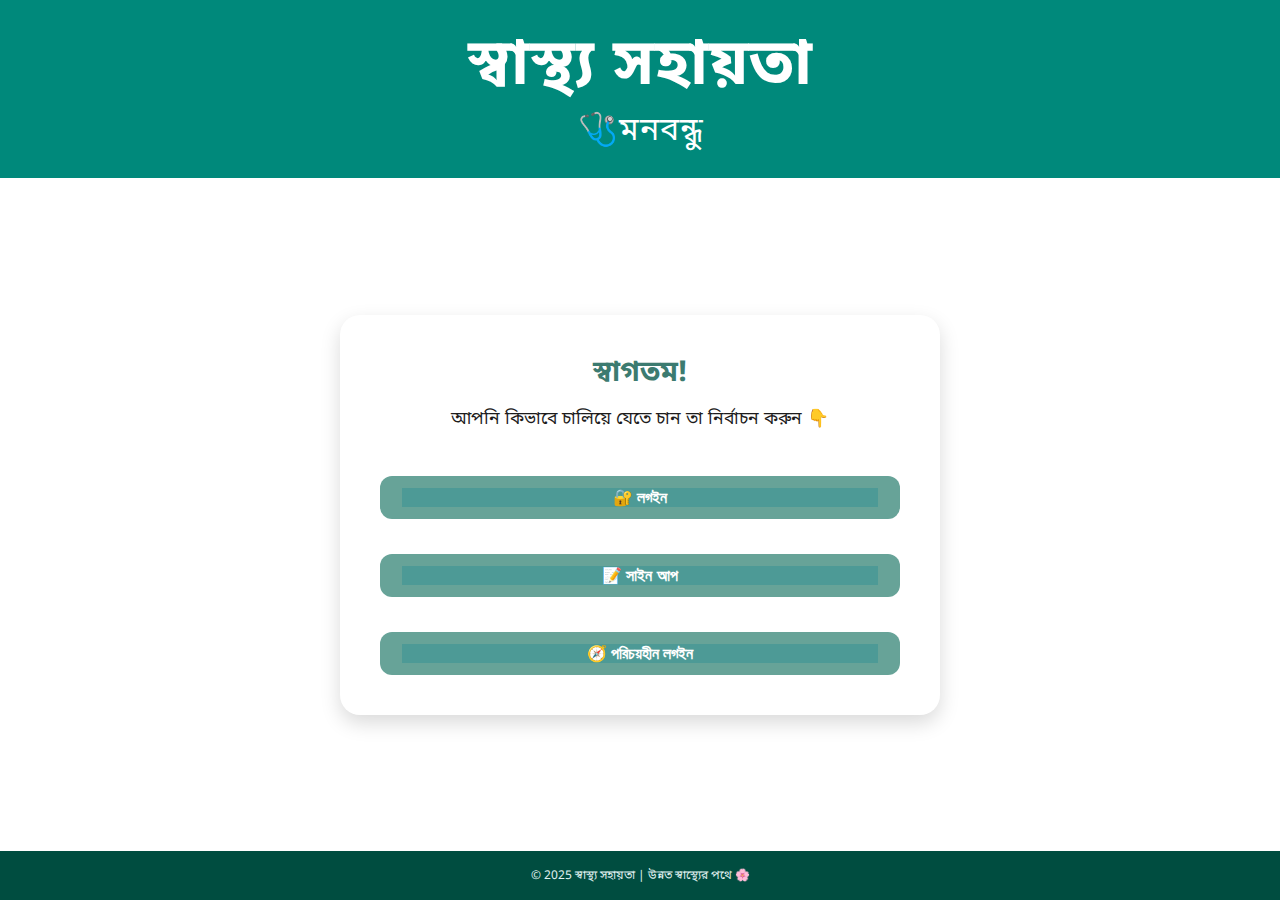
<file: index.html>
<!doctype html>
<html lang="bn">
<head>
  <meta charset="utf-8" />
  <meta name="viewport" content="width=device-width,initial-scale=1" />
  <title>স্বাস্থ্য সহায়তা</title>
  <link href="https://fonts.googleapis.com/css2?family=Noto+Sans+Bengali:wght@400;600&display=swap" rel="stylesheet">
  <link rel="stylesheet" href="style.css">

</head>

<body>
  <main class="container">
    <header class="site-header">
      <h1>স্বাস্থ্য সহায়তা</h1>
      <p>🩺মনবন্ধু</p>
    </header>
    <section id="home" class="page active">
      <div class="card center">

        <h2>স্বাগতম!</h2>
        <p>আপনি কিভাবে চালিয়ে যেতে চান তা নির্বাচন করুন 👇</p>

      <div class="actions">
       <button><a class="a1" href="login.html">🔐 লগইন</a></button>
       <button><a class="a2" href="signup.html">📝 সাইন আপ</a></button>
       <button><a class="a3" href="anonymous.html">🧭 পরিচয়হীন লগইন</a></button>
      </div>

      </div>
    </section>

    <footer class="site-footer">
      <small>© 2025 স্বাস্থ্য সহায়তা | উন্নত স্বাস্থ্যের পথে 🌸</small>
    </footer>
  </main>
</body>
</html>
</file>
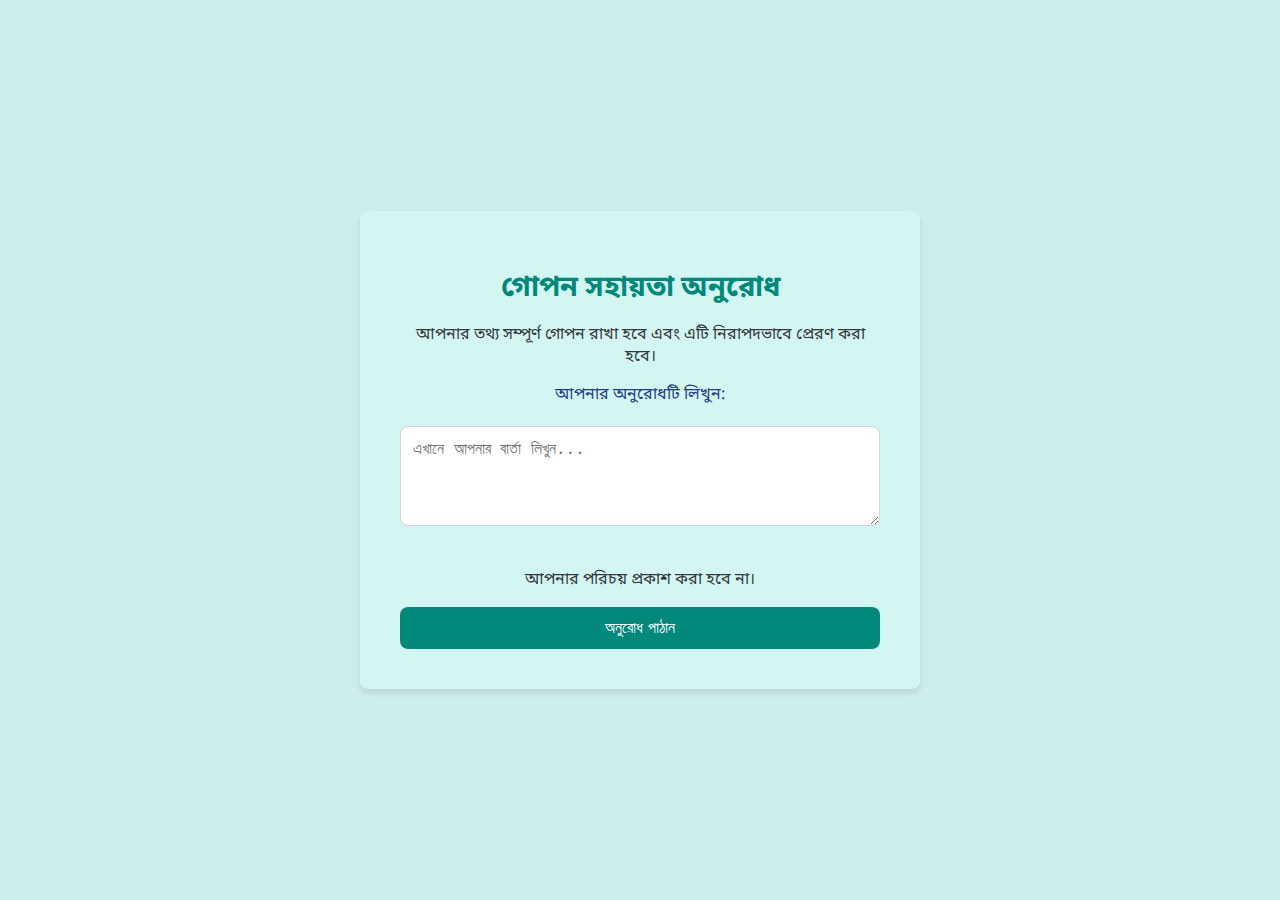
<file: anonymous.html>
<!DOCTYPE html>
<html lang="bn">
<head>
  <meta charset="UTF-8">
  <meta name="viewport" content="width=device-width, initial-scale=1.0">
  <title>গোপন সহায়তা অনুরোধ</title>
  <link href="https://fonts.googleapis.com/css2?family=Noto+Sans+Bengali:wght@400;600&display=swap" rel="stylesheet">
  <link rel="stylesheet" href="ano.css">
</head>
<body>

  <div class="container">
    <h1>গোপন সহায়তা অনুরোধ</h1>
    <p>আপনার তথ্য সম্পূর্ণ গোপন রাখা হবে এবং এটি নিরাপদভাবে প্রেরণ করা হবে।</p>

    <form id="helpRequestForm">
      <label for="requestInput" style="font-size: 1rem; color: #1E3A8A;">আপনার অনুরোধটি লিখুন:</label>
      <textarea id="requestInput" class="input-field" placeholder="এখানে আপনার বার্তা লিখুন..."></textarea>

      <p>আপনার পরিচয় প্রকাশ করা হবে না।</p>

      <button type="button" class="submit-btn" onclick="submitForm()">অনুরোধ পাঠান</button>
    </form>

    <div class="notification" id="notification">
      ✅ আপনার অনুরোধটি সফলভাবে পাঠানো হয়েছে। আগামী ৪৮ ঘণ্টার মধ্যে একজন পেশাজীবী আপনার সঙ্গে যোগাযোগ করবেন।
    </div>
  </div>

  <script>
    function submitForm() {
      document.getElementById('helpRequestForm').style.display = 'none';
      document.getElementById('notification').style.display = 'block';
    }
  </script>

</body>
</html>
</file>
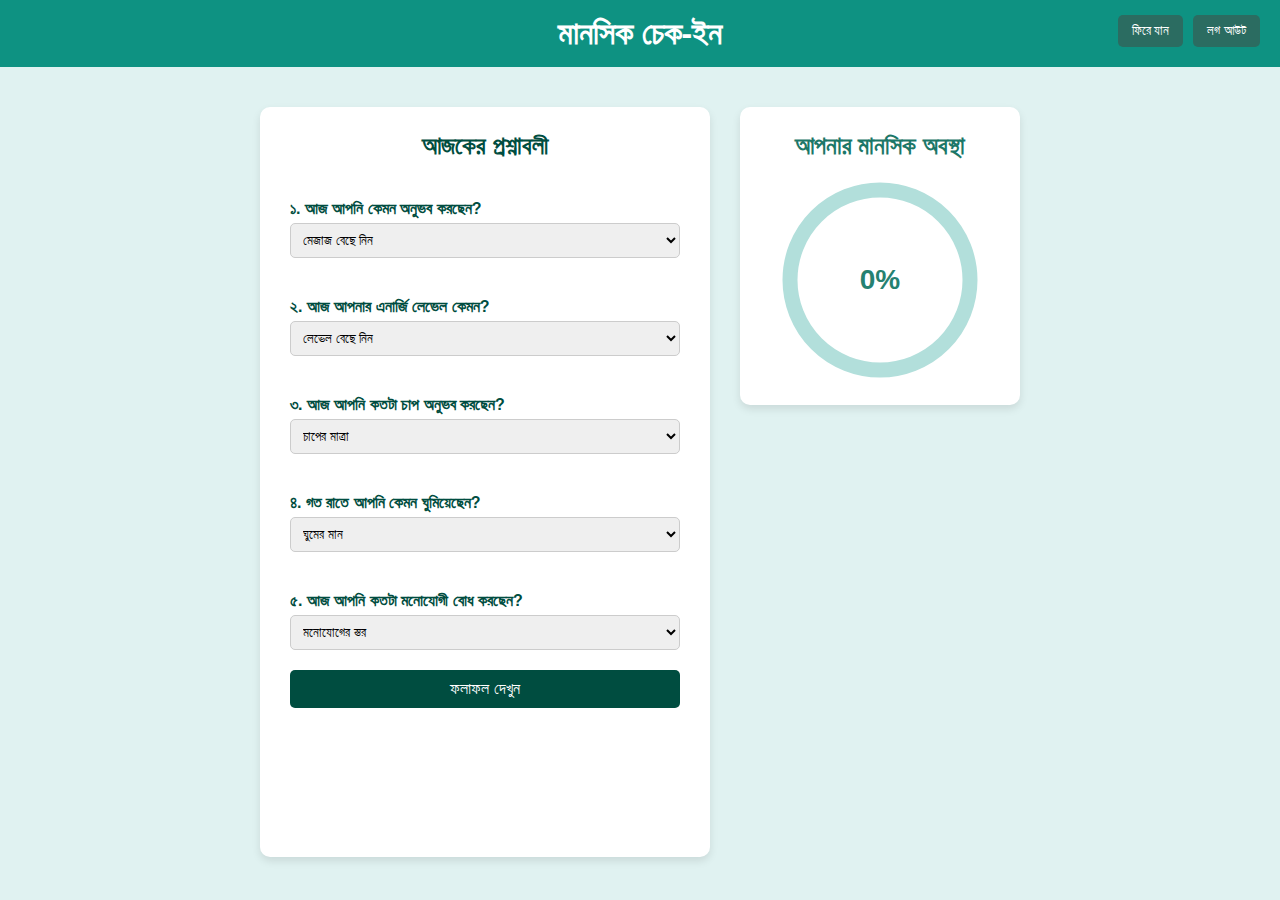
<file: f1.html>
<!DOCTYPE html>
<html lang="bn">
<head>
  <meta charset="UTF-8">
  <meta name="viewport" content="width=device-width, initial-scale=1.0">
  <title>মানসিক চেক-ইন</title>
  <link rel="stylesheet" href="f1.css">
</head>
<body>
  <header class="site-header">
    <div class="header-buttons">
      <button onclick="window.history.back()">ফিরে যান</button>
      <button onclick="logout()">লগ আউট</button>
</div>

    <h1>মানসিক চেক-ইন</h1>
  </header>

  <main class="container">
    <div class="card">
      <h2>আজকের প্রশ্নাবলী</h2>
      
      <form id="checkinForm">
        <label>১. আজ আপনি কেমন অনুভব করছেন?</label>
        <select name="q1" required>
          <option value="" disabled selected>মেজাজ বেছে নিন</option>
          <option value="100">খুব ভালো</option>
          <option value="75">ভালো</option>
          <option value="50">মাঝারি</option>
          <option value="25">খারাপ</option>
          <option value="0">খুব খারাপ</option>
        </select>

        <label>২. আজ আপনার এনার্জি লেভেল কেমন?</label>
        <select name="q2" required>
          <option value="" disabled selected>লেভেল বেছে নিন</option>
          <option value="100">উচ্চ</option>
          <option value="75">মাঝারি</option>
          <option value="50">কম</option>
          <option value="25">খুব কম</option>
          <option value="0">না</option>
        </select>

        <label>৩. আজ আপনি কতটা চাপ অনুভব করছেন?</label>
        <select name="q3" required>
          <option value="" disabled selected>চাপের মাত্রা</option>
          <option value="100">না</option>
          <option value="75">কম</option>
          <option value="50">মাঝারি</option>
          <option value="25">উচ্চ</option>
          <option value="0">খুব উচ্চ</option>
        </select>
        <form id="checkinForm">
            <label>৪. গত রাতে আপনি কেমন ঘুমিয়েছেন?</label>
            <select name="q4" required>
    <option value="" disabled selected>ঘুমের মান</option>
    <option value="100">খুব ভালো</option>
    <option value="75">ভালো</option>
    <option value="50">মাঝারি</option>
    <option value="25">খারাপ</option>
    <option value="0">একেবারে খারাপ</option>
  </select>

  <label>৫. আজ আপনি কতটা মনোযোগী বোধ করছেন?</label>
  <select name="q5" required>
    <option value="" disabled selected>মনোযোগের স্তর</option>
    <option value="100">খুব মনোযোগী</option>
    <option value="75">মনোযোগী</option>
    <option value="50">মাঝারি</option>
    <option value="25">মনোযোগ কম</option>
    <option value="0">মনোযোগ একেবারে নেই</option>
  </select>

  <button type="submit">ফলাফল দেখুন</button>
</form>
    </div>

    <div class="result-card">
      <h2>আপনার মানসিক অবস্থা</h2>
      <div class="circle-container">
        <svg class="progress-circle" width="200" height="200">
          <circle cx="100" cy="100" r="90" stroke="#b2dfdb" stroke-width="15" fill="none"/>
          <circle cx="100" cy="100" r="90" stroke="#004d40" stroke-width="15" fill="none"
                  stroke-dasharray="565.48" stroke-dashoffset="565.48" stroke-linecap="round"/>
        </svg>
        <div class="circle-text" id="moodPercent">0%</div>
      </div>
    </div>
  </main>

  <script>
    const form = document.getElementById('checkinForm');
    const progressCircle = document.querySelector('.progress-circle circle:nth-child(2)');
    const moodPercent = document.getElementById('moodPercent');

    const radius = 90;
    const circumference = 2 * Math.PI * radius;
    progressCircle.style.strokeDasharray = circumference;
    progressCircle.style.strokeDashoffset = circumference;

    form.addEventListener('submit', (e) => {
      e.preventDefault();

      const q1 = parseInt(form.q1.value);
      const q2 = parseInt(form.q2.value);
      const q3 = parseInt(form.q3.value);
      const avg = Math.round((q1 + q2 + q3)/3);

      const offset = circumference - (avg / 100) * circumference;
      progressCircle.style.strokeDashoffset = offset;
      moodPercent.textContent = avg + "%";
    });
  </script>
   <script>
    function logout(){
      localStorage.clear();
      window.location.href = 'login.html';
    }
  </script>
</body>
</html>
</file>
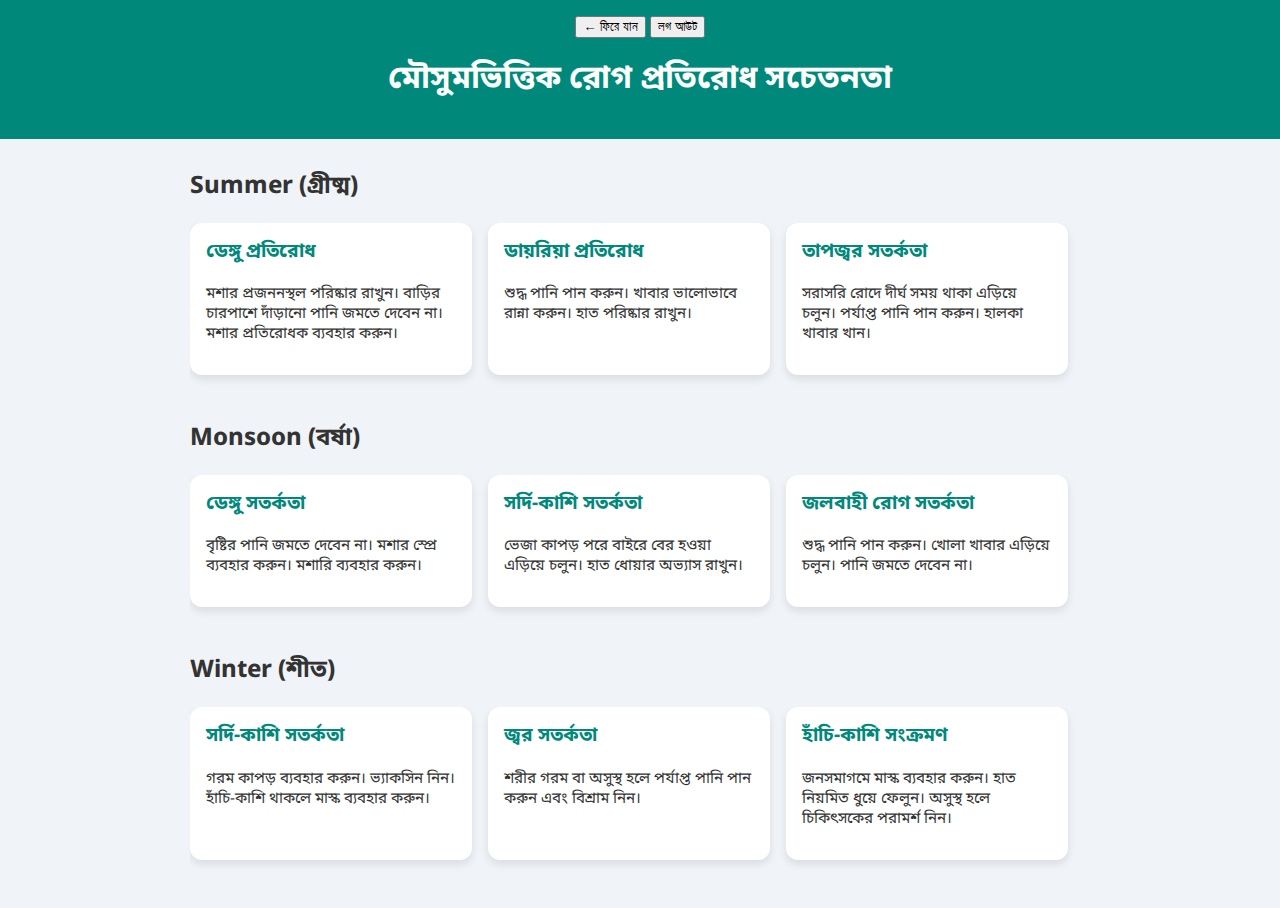
<file: f4.html>
<!DOCTYPE html>
<html lang="en">
<head>
    <meta charset="UTF-8">
    <meta name="viewport" content="width=device-width, initial-scale=1.0">
    
     <link href="https://fonts.googleapis.com/css2?family=Noto+Sans+Bengali:wght@400;600&display=swap" rel="stylesheet">
     <link rel="stylesheet" href="f4.css">
</head>
<body>
    <header>
        <div class="top-buttons">
        <button onclick="window.history.back()">← ফিরে যান</button>
        <button onclick="logout()">লগ আউট</button>
        <h1>মৌসুমভিত্তিক রোগ প্রতিরোধ সচেতনতা</h1>
       </div>
</header>
<body>

<div class="container">
 
  <h2>Summer (গ্রীষ্ম)</h2>
  <div class="card-slider">
    <div class="card">
      <h3>ডেঙ্গু প্রতিরোধ</h3>
      <p>মশার প্রজননস্থল পরিষ্কার রাখুন। বাড়ির চারপাশে দাঁড়ানো পানি জমতে দেবেন না। মশার প্রতিরোধক ব্যবহার করুন।</p>
    </div>
    <div class="card">
      <h3>ডায়রিয়া প্রতিরোধ</h3>
      <p>শুদ্ধ পানি পান করুন। খাবার ভালোভাবে রান্না করুন। হাত পরিষ্কার রাখুন।</p>
    </div>
    <div class="card">
      <h3>তাপজ্বর সতর্কতা</h3>
      <p>সরাসরি রোদে দীর্ঘ সময় থাকা এড়িয়ে চলুন। পর্যাপ্ত পানি পান করুন। হালকা খাবার খান।</p>
    </div>
  </div>
  <h2>Monsoon (বর্ষা)</h2>
  <div class="card-slider">
    <div class="card">
      <h3>ডেঙ্গু সতর্কতা</h3>
      <p>বৃষ্টির পানি জমতে দেবেন না। মশার স্প্রে ব্যবহার করুন। মশারি ব্যবহার করুন।</p>
    </div>
    <div class="card">
      <h3>সর্দি-কাশি সতর্কতা</h3>
      <p>ভেজা কাপড় পরে বাইরে বের হওয়া এড়িয়ে চলুন। হাত ধোয়ার অভ্যাস রাখুন।</p>
    </div>
    <div class="card">
      <h3>জলবাহী রোগ সতর্কতা</h3>
      <p>শুদ্ধ পানি পান করুন। খোলা খাবার এড়িয়ে চলুন। পানি জমতে দেবেন না।</p>
    </div>
  </div>

  <h2>Winter (শীত)</h2>
  <div class="card-slider">
    <div class="card">
      <h3>সর্দি-কাশি সতর্কতা</h3>
      <p>গরম কাপড় ব্যবহার করুন। ভ্যাকসিন নিন। হাঁচি-কাশি থাকলে মাস্ক ব্যবহার করুন।</p>
    </div>
    <div class="card">
      <h3>জ্বর সতর্কতা</h3>
      <p>শরীর গরম বা অসুস্থ হলে পর্যাপ্ত পানি পান করুন এবং বিশ্রাম নিন।</p>
    </div>
    <div class="card">
      <h3>হাঁচি-কাশি সংক্রমণ</h3>
      <p>জনসমাগমে মাস্ক ব্যবহার করুন। হাত নিয়মিত ধুয়ে ফেলুন। অসুস্থ হলে চিকিৎসকের পরামর্শ নিন।</p>
    </div>
  </div>
</div>

<div class="notification" id="notification"></div>

<script>
  const seasonalAlerts = [
    { season: "গ্রীষ্ম", message: "ডেঙ্গু, ডায়রিয়া ও তাপজ্বর সতর্কতা: মশার প্রজননস্থল পরিষ্কার রাখুন, শুদ্ধ পানি পান করুন এবং রোদে বেশি সময় থাকবেন না।" },
    { season: "বর্ষা", message: "ডেঙ্গু, সর্দি-কাশি ও জলবাহী রোগ সতর্কতা: পানি জমতে দেবেন না, হাত পরিষ্কার রাখুন, ভেজা কাপড় পরে বাইরে বের হবেন না।" },
    { season: "শীত", message: "সর্দি-কাশি, জ্বর ও হাঁচি-কাশি সতর্কতা: গরম কাপড় ব্যবহার করুন, পর্যাপ্ত পানি পান করুন, মাস্ক ব্যবহার করুন।" }
  ];

  const notification = document.getElementById("notification");
  let currentAlert = 0;

  function showNextAlert() {
    const alert = seasonalAlerts[currentAlert];
    notification.innerText = `${alert.season} সতর্কতা: ${alert.message}`;
    notification.style.display = "block";

    setTimeout(() => {
      notification.style.display = "none";
      currentAlert++;
      if(currentAlert < seasonalAlerts.length){
        setTimeout(showNextAlert, 2000);
      }
    }, 4000);
  }

  window.onload = () => {
    setTimeout(showNextAlert, 2000);
  }
</script>

</body>
</html>
</file>
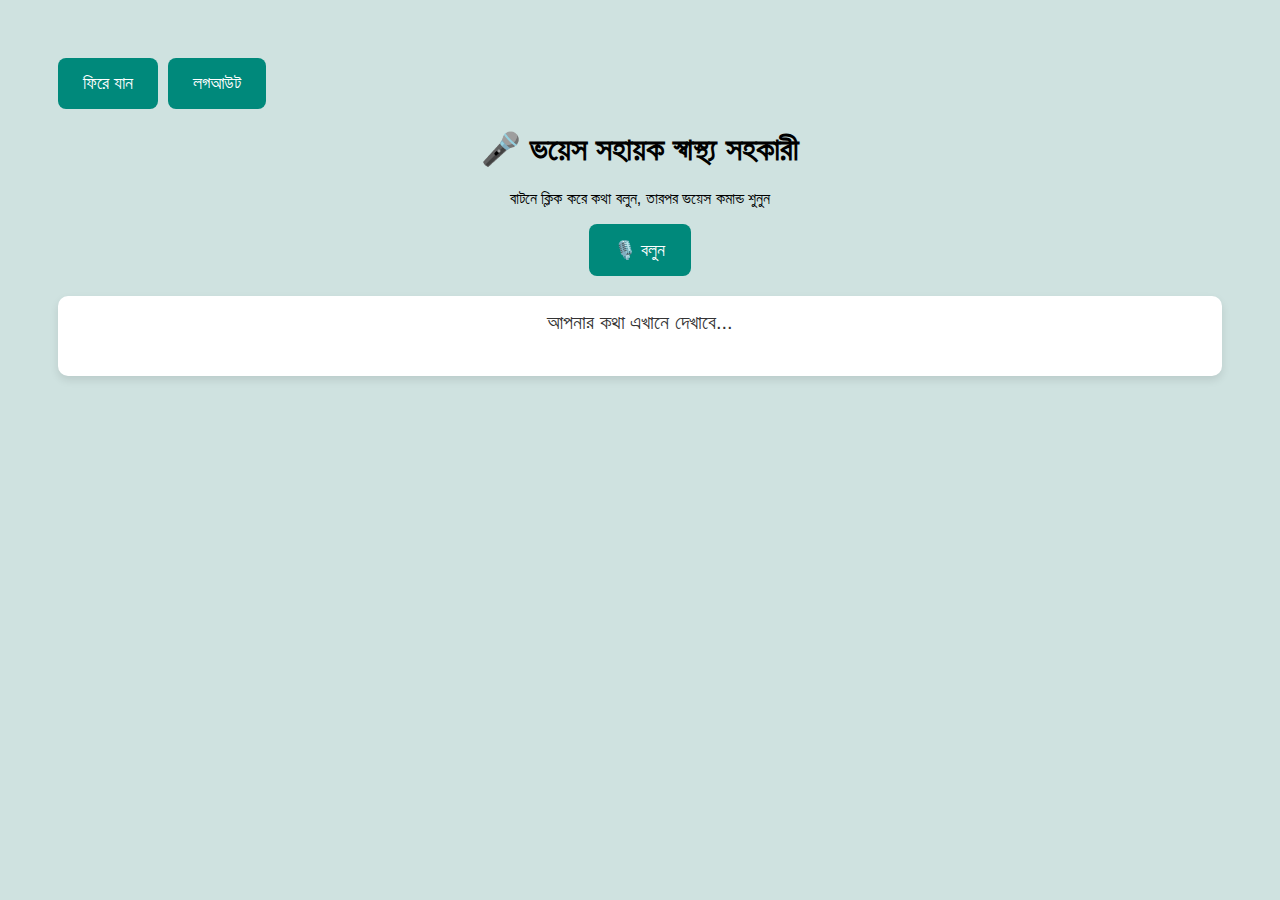
<file: f6.html>
<!DOCTYPE html>
<html lang="bn">
<head>
<meta charset="UTF-8">
<meta name="viewport" content="width=device-width, initial-scale=1.0">
<title>ভয়েস সহায়ক স্বাস্থ্য সহকারী</title>
<link rel="stylesheet" href="f6.css">
</head>
<body>
<header>
    <div class="header-buttons">
      <button class="header-btn" onclick="window.history.back()">ফিরে যান</button>
      <button class="header-btn" onclick="logout()">লগআউট</button>
    </div>
  </header>

<h1>🎤 ভয়েস সহায়ক স্বাস্থ্য সহকারী</h1>
<p>বাটনে ক্লিক করে কথা বলুন, তারপর ভয়েস কমান্ড শুনুন</p>

<button id="voiceBtn">🎙️ বলুন</button>

<div id="output">আপনার কথা এখানে দেখাবে...</div>

<script>
  const SpeechRecognition = window.SpeechRecognition || window.webkitSpeechRecognition;

  if (!SpeechRecognition) {
    alert("দুঃখিত, আপনার ব্রাউজার ভয়েস ফিচার সাপোর্ট করে না। Chrome/Edge ব্যবহার করুন।");
  } else {
    const recognition = new SpeechRecognition();
    recognition.lang = 'bn-BD';
    recognition.interimResults = false;
    recognition.maxAlternatives = 1;

    const output = document.getElementById("output");
    const button = document.getElementById("voiceBtn");

    button.addEventListener("click", () => {
      recognition.start();
      output.textContent = "শুনছি...";
    });

    recognition.addEventListener("result", (event) => {
      const transcript = event.results[0][0].transcript;
      output.textContent = `আপনি বললেন: "${transcript}"`;
      const utter = new SpeechSynthesisUtterance();
      utter.lang = 'bn-BD';
      if (transcript.includes("হাসপাতাল")) {
        utter.text = "আপনার কাছে নিকটস্থ হাসপাতাল: রাজধানী হাসপাতাল, ঢাকা।";
      } else if (transcript.includes("সুস্থতা")) {
        utter.text = "আজকের স্বাস্থ্য টিপস: পর্যাপ্ত পানি পান করুন এবং বিশ্রাম নিন।";
      } else {
        utter.text = "দুঃখিত, আমি বুঝতে পারিনি। আবার বলুন।";
      }
      speechSynthesis.speak(utter);
    });

    recognition.addEventListener("speechend", () => {
      recognition.stop();
    });

    recognition.addEventListener("error", (e) => {
      output.textContent = "ত্রুটি: " + e.error;
    });
  }
</script>
<script>
    function logout(){
      localStorage.clear();
      window.location.href = 'login.html';
    }
  </script>
</body>
</html>
</file>
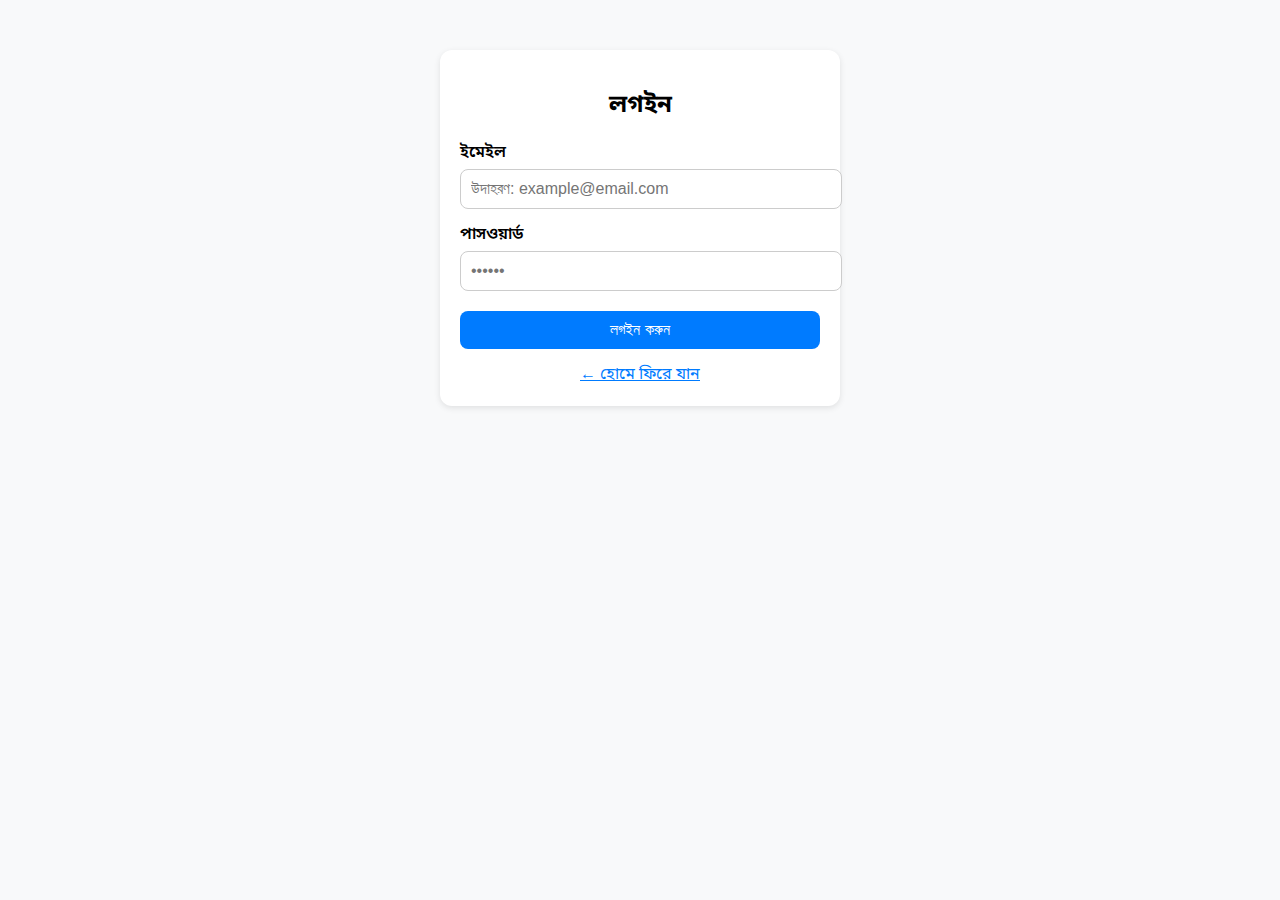
<file: login.html>
<!DOCTYPE html>
<html lang="bn">
<head>
<meta charset="UTF-8">
<meta name="viewport" content="width=device-width, initial-scale=1.0">
<title>লগইন</title>
<link href="https://fonts.googleapis.com/css2?family=Noto+Sans+Bengali:wght@400;600&display=swap" rel="stylesheet">
<style>
body { font-family: 'Noto Sans Bengali', sans-serif; background: #f8f9fa; margin: 0; padding: 0; }
.container { max-width: 400px; margin: 50px auto; }
.card { background: #fff; padding: 20px; border-radius: 12px; box-shadow: 0 2px 6px rgba(0,0,0,0.1); }
h2 { text-align: center; margin-bottom: 20px; }
label { display: block; margin-top: 15px; font-weight: 600; }
input { width: 100%; padding: 10px; margin-top: 5px; border-radius: 8px; border: 1px solid #ccc; font-size: 16px; }
.btn { width: 100%; margin-top: 20px; padding: 10px; font-size: 16px; border: none; border-radius: 8px; background: #007bff; color: white; cursor: pointer; }
.btn:hover { background: #0056b3; }
.link { display: block; text-align: center; margin-top: 15px; color: #007bff; text-decoration: underline; cursor: pointer; }
</style>
</head>
<body>

<div class="container">
  <div class="card">
    <h2>লগইন</h2>
    <form id="loginForm">
      <label>ইমেইল
        <input type="email" id="loginEmail" placeholder="উদাহরণ: example@email.com" required>
      </label>
      <label>পাসওয়ার্ড
        <input type="password" id="loginPassword" placeholder="••••••" required minlength="4">
      </label>
      <button type="submit" class="btn">লগইন করুন</button>
    </form>
    <span id="backToHome" class="link">← হোমে ফিরে যান</span>
  </div>
</div>

<script>
const $ = (id) => document.getElementById(id);

window.addEventListener('load', () => {
  const user = localStorage.getItem('user');
  if(user) window.location.href = 'dashboard.html';
});

$('#loginForm').addEventListener('submit', function(e){
  e.preventDefault();
  const email = $('#loginEmail').value;
  const password = $('#loginPassword').value;

  // ইউজার ইনফো localStorage-এ সংরক্ষণ
  localStorage.setItem('user', email);

  alert('লগইন সফল হয়েছে ✅');

  // ড্যাশবোর্ডে রিডাইরেক্ট
  window.location.href = 'dashboard.html'; // ড্যাশবোর্ড পেজের লিঙ্ক
});

// হোমে ফিরে যাওয়া
$('#backToHome').addEventListener('click', () => {
  window.location.href = 'index.html'; // হোম পেজের লিঙ্ক
});
</script>

</body>
</html>
</file>
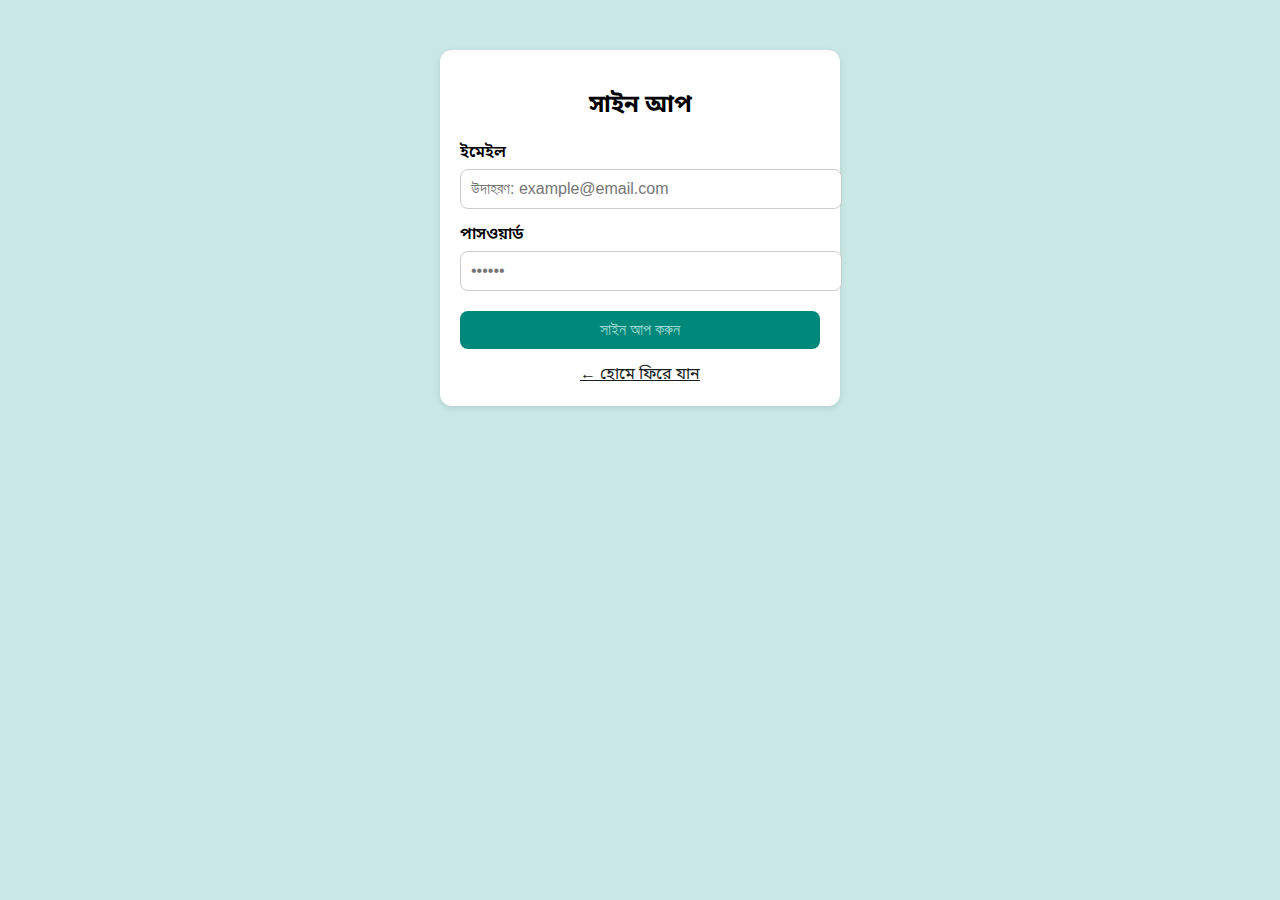
<file: signup.html>
<!DOCTYPE html>
<html lang="bn">
<head>
  <meta charset="UTF-8">
  <meta name="viewport" content="width=device-width, initial-scale=1.0">
  <title>সাইন আপ</title>
  <link href="https://fonts.googleapis.com/css2?family=Noto+Sans+Bengali:wght@400;600&display=swap" rel="stylesheet">
  <style>
    body { font-family: 'Noto Sans Bengali', sans-serif; background:#c9e7e4; margin: 0; padding: 0; }
    .container { max-width: 400px; margin: 50px auto; }
    .card { background: #fff; padding: 20px; border-radius: 12px; box-shadow: 0 2px 6px rgba(0,0,0,0.1); }
    h2 { text-align: center; margin-bottom: 20px; }
    label { display: block; margin-top: 15px; font-weight: 600; }
    input { width: 100%; padding: 10px; margin-top: 5px; border-radius: 8px; border: 1px solid #ccc; font-size: 16px; }
    .btn { width: 100%; margin-top: 20px; padding: 10px; font-size: 16px; border: none; border-radius: 8px; background:#00897b; color: #9cd8d2; cursor: pointer; }
    .btn:hover { background:#00897b; }
    .link { display: block; text-align: center; margin-top: 15px; color:#172120; text-decoration: underline; cursor: pointer; }
  </style>
</head>
<body>
  <div class="container">
    <div class="card">
      <h2>সাইন আপ</h2>
      <form id="signupForm">
        <label>ইমেইল
          <input type="email" id="signupEmail" placeholder="উদাহরণ: example@email.com" required>
        </label>
        <label>পাসওয়ার্ড
          <input type="password" id="signupPassword" placeholder="••••••" required minlength="4">
        </label>
        <button type="submit" class="btn">সাইন আপ করুন</button>
      </form>
      <span id="backToHome" class="link">← হোমে ফিরে যান</span>
    </div>
  </div>

  <script>
    const $ = (id) => document.getElementById(id);

    
    $('signupForm').addEventListener('submit', function(e) {
      e.preventDefault();
      const email = $('signupEmail').value;
      const password = $('signupPassword').value;

      
      localStorage.setItem('user', email);

      alert('সাইন আপ সফল হয়েছে ✅');

      window.location.href = 'dashboard.html'; 
    });

    
    $('backToHome').addEventListener('click', () => {
      window.location.href = 'index.html'; 
    });
  </script>
</body>
</html>
</file>
<file: style.css>
* {
  margin: 0;
  padding: 0;
  box-sizing: border-box;
  text-decoration: none; 
}
.background {
  position: fixed;
  top: 0;
  left: 0;
  width: 100%;
  height: 100%;
  background-image: url('https://img.freepik.com/free-photo/doctor-equipment-medical-background_1150-19613.jpg');
  background-size: cover;
  background-position: center;
  filter: blur(10px) brightness(0.8);
  z-index: -1;
}

html, body {
  height: 100%;
  width: 100%;
  font-family: "Noto Sans Bengali", "Segoe UI", Arial, sans-serif;
  
  color: #1d1c1c;
  
}

.container {
  display: flex;
  flex-direction: column;
  justify-content: space-between;
  min-height: 100vh;
  width: 100%;
}

.site-header {
  background-color: #00897b;
  color: white;
  padding: 25px 0;
  text-align: center;
  font-size: 2rem;
  letter-spacing: 1px;
}

.site-footer {
  background-color: #004d40;
  text-align: center;
  padding: 15px 0;
  font-size: 0.9rem;
  color: #e0f2f1;
}

.page {
  flex: 1;
  display: flex;
  justify-content: center;
  align-items: center;
  padding: 40px;
}

.card {
  background-color: white;
  width: 600px;
  padding: 40px;
  border-radius: 20px;
  box-shadow: 0 8px 20px rgba(0, 0, 0, 0.15);
  text-align: center;
}

.card h2 {
  margin-bottom: 15px;
  color: #3c7b70; 
  font-size: 1.8rem;
}

.card p {
  font-size: 1.1rem;
  margin-bottom: 25px;
}

form {
  display: flex;
  flex-direction: column;
  text-align: left;
}

label {
  margin-top: 12px;
  font-weight: 600;
  color: #383838;
}

input {
  margin-top: 6px;
  padding: 12px;
  border: 1px solid #ccc;
  border-radius: 10px;
  font-size: 1rem;
}

input:focus {
  border-color: #004d40; 
  outline: none;
}

button {
  margin-top: 20px;
  padding: 14px;
  font-size: 1rem;
  background-color: #67a398; 
  color: white;
  border: none;
  border-radius: 10px;
  cursor: pointer;
  transition: 0.3s;
}

button:hover {
  background-color:#b2dfdb; 
  color: #004d40;
  
}

.a1 {
  text-decoration: none;
  color: rgb(39, 36, 36);
  font-size: 1rem;
}

.actions {
  display: flex;
  flex-direction: column;
  gap: 15px;
}

.outline {
  color: #191a1a; 
}

.outline:hover {
  background-color: #b2dfdb;
  color: #004d40; 
}
.actions {
  display: flex;
  justify-content: center; 
  gap: 15px;              
  margin-top: 25px;
}

.actions button {
  padding: 12px 22px;
  border-radius: 12px;
  border: none;
  cursor: pointer;
  font-size: 16px;
  transition: 0.3s;
}

.actions button a {
  text-decoration: none; 
  color: white;
  font-weight: 600;
  display: block;
}


.a1 { background-color: #4d9a96 ;}   
.a2 { background-color:#4d9a96; } 
.a3 { background-color:#4d9a96; }   

/* Hover effect
.actions button:hover {
  transform: translateY(-3px);
  opacity: 0.9;
} */
</file>
<file: ano.css>
body {
      font-family: 'Noto Sans Bengali', sans-serif;
      background-color: #ceeeeb;
      margin: 0;
      padding: 0;
      display: flex;
      justify-content: center;
      align-items: center;
      height: 100vh;
    }

.container {
      background-color:#d3f6f3;
      border-radius: 8px;
      box-shadow: 0 4px 6px rgba(0, 0, 0, 0.1);
      padding: 40px;
      width: 100%;
      max-width: 480px;
      text-align: center;
    }

h1 {
      font-size: 1.8rem;
      color:#00897b;
      margin-bottom: 10px;
    }

p {
      font-size: 1rem;
      color: #34373b;
    }

 .input-field {
      width: 100%;
      padding: 12px;
      margin: 20px 0;
      border: 1px solid #D1D5DB;
      border-radius: 8px;
      font-size: 1rem;
      color: #4B5563;
      box-sizing: border-box;
      min-height: 100px;
      resize: vertical;
    }

 .submit-btn {
      background-color: #00897b;
      color: #ffffff;
      padding: 12px 24px;
      border: none;
      border-radius: 8px;
      font-size: 1rem;
      cursor: pointer;
      width: 100%;
    }

.submit-btn:hover {
      background-color: #00897b;
    }

 .notification {
      background-color: #aed7d3;
      padding: 12px;
      margin-top: 20px;
      border-radius: 8px;
      color: #13504a;
      font-size: 1rem;
      display: none;
    }
</file>
<file: f1.css>
* {
  margin: 0;
  padding: 0;
  box-sizing: border-box;
  font-family: "Noto Sans Bengali", sans-serif;
}

body {
  background:  #e0f2f1;
  display: flex;
  flex-direction: column;
  min-height: 100vh;
}

.site-header {
  background: #0e9282;
  color: white;
  padding: 15px 20px;
  text-align: center;
  position: relative;
}

.header-buttons {
  position: absolute;
  top: 15px;
  right: 20px;
  display: flex;
  gap: 10px;
}

.header-buttons button {
  background: #2b6c61;
  color: white;
  border: none;
  padding: 8px 14px;
  border-radius: 5px;
  cursor: pointer;
  
}

.header-buttons button:hover {
  background: #00796b;
}

.container {
  display: flex;
  justify-content: center;
  align-items: flex-start;
  flex-wrap: wrap;
  gap: 30px;
  padding: 40px 20px;
  flex: 1;
}
.card {
  background: #ffffff;
  padding: 25px 30px;
  border-radius: 10px;
  box-shadow: 0 4px 8px rgba(0, 0, 0, 0.1);
  width: 450px;
  height: 750px;
}

.card h2 {
  text-align: center;
  margin-bottom: 15px;
  color: #004d40;
}

label {
  display: block;
  margin-top: 40px;
  color: #004d40;
  font-weight: bold;
}

select {
  width: 100%;
  padding: 8px;
  margin-top: 5px;
  border-radius: 5px;
  border: 1px solid #ccc;
}
button[type="submit"] {
  margin-top: 20px;
  width: 100%;
  background: #004d40;
  color: white;
  border: none;
  padding: 10px;
  border-radius: 5px;
  font-size: 16px;
  cursor: pointer;
  
}

button[type="submit"]:hover {
  background: #00796b;
}
.result-card {
  background: #ffffff;
  padding: 25px;
  border-radius: 10px;
  box-shadow: 0 4px 8px rgba(0, 0, 0, 0.1);
  text-align: center;
  width: 280px;
}

.result-card h2 {
  color: #1c7768;
  margin-bottom: 20px;
}

.circle-container {
  position: relative;
  width: 200px;
  height: 200px;
  margin: 0 auto;
}

.circle-text {
  position: absolute;
  top: 50%;
  left: 50%;
  transform: translate(-50%, -50%);
  font-size: 28px;
  color: #258171;
  font-weight: bold;
}
.site-footer {
  text-align: center;
  background: #00695c;
  color: white;
  padding: 10px;
  font-size: 14px;
}
</file>
<file: f4.css>
body {
      font-family: 'Noto Sans Bengali', sans-serif;
      margin: 0;
      padding: 0;
      background: #f0f4f8;
      color: #333;
    }
    header {
      background:#00897b ;
      color: white;
      padding: 1rem;
      text-align: center;
    }
    .container {
      max-width: 900px;
      margin: 2rem auto;
      padding: 0 1rem;
    }
    h2 { margin-top: 2rem; }

    .card-slider {
      display: flex;
      overflow-x: auto;
      scroll-snap-type: x mandatory;
      gap: 1rem;
      padding-bottom: 1rem;
    }
    .card {
      flex: 0 0 250px;
      background: white;
      border-radius: 12px;
      box-shadow: 0 4px 8px rgba(0,0,0,0.1);
      padding: 1rem;
      scroll-snap-align: start;
      transition: transform 0.3s;
    }
    .card:hover { transform: translateY(-5px); }
    .card h3 { margin-top: 0; font-size: 1.2rem; color:#00897b; }
    .card p { font-size: 0.95rem; }

    .notification {
      position: fixed;
      bottom: 1rem;
      right: 1rem;
      background:#00897b;
      color: white;
      padding: 1rem;
      border-radius: 12px;
      box-shadow: 0 4px 8px rgba(0,0,0,0.2);
      display: none;
      max-width: 350px;
    }
</file>
<file: f6.css>
body {
    font-family: "Noto Sans Bengali", Arial, sans-serif;
    text-align: center;
    padding: 50px;
    background: #cfe2e0
  }
  button {
    padding: 15px 25px;
    font-size: 18px;
    border: none;
    border-radius: 8px;
    background:#00897b;;
    color: white;
    cursor: pointer;
  }
  button:hover {
    background: #00897b;
  }
  #output {
    margin-top: 20px;
    font-size: 20px;
    color: #333;
    background: #fff;
    padding: 15px;
    border-radius: 10px;
    box-shadow: 0 4px 8px rgba(0,0,0,0.1);
    min-height: 50px;
  }
  .header-buttons {
    display: flex;
    gap: 10px;
  }
</file>
